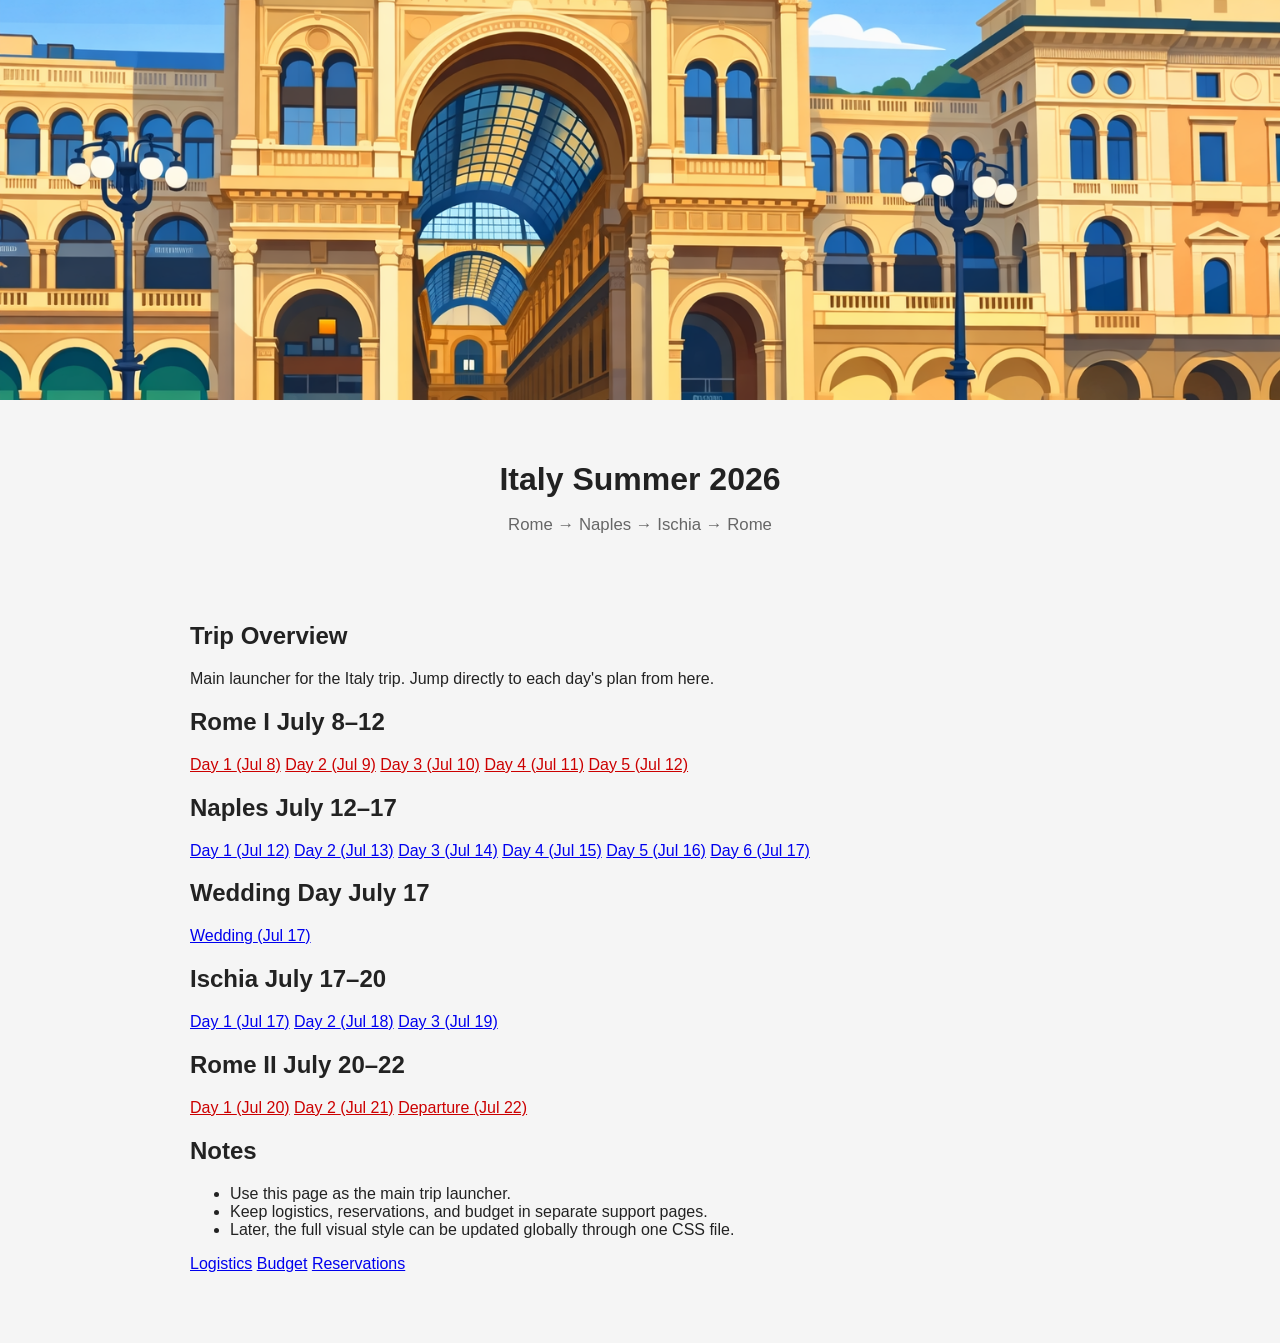
<file: index.html>
<!DOCTYPE html>
<html lang="en">
<head>
  <meta charset="UTF-8">
  <meta name="viewport" content="width=device-width, initial-scale=1.0">
  <title>Italy Summer 2026</title>
  <link rel="stylesheet" href="style.css">
</head>
<body>
  <header class="hero">
    <img src="milan.png" alt="Italy" class="hero-image">
    <div class="hero-overlay">
      <div class="hero-content">
        <h1>Italy Summer 2026</h1>
        <p class="hero-subtitle">Rome → Naples → Ischia → Rome</p>
      </div>
    </div>
  </header>

  <main class="container">
    <section class="intro-card">
      <h2>Trip Overview</h2>
      <p>
        Main launcher for the Italy trip. Jump directly to each day's plan from here.
      </p>
    </section>

    <section class="trip-card rome-card">
      <h2 class="trip-title">Rome I <span>July 8–12</span></h2>
      <div class="day-links">
        <a href="rome-day1.html">Day 1 <span>(Jul 8)</span></a>
        <a href="rome-day2.html">Day 2 <span>(Jul 9)</span></a>
        <a href="rome-day3.html">Day 3 <span>(Jul 10)</span></a>
        <a href="rome-day4.html">Day 4 <span>(Jul 11)</span></a>
        <a href="rome-day5.html">Day 5 <span>(Jul 12)</span></a>
      </div>
    </section>

    <section class="trip-card">
      <h2 class="trip-title">Naples <span>July 12–17</span></h2>
      <div class="day-links">
        <a href="naples-day1.html">Day 1 <span>(Jul 12)</span></a>
        <a href="naples-day2.html">Day 2 <span>(Jul 13)</span></a>
        <a href="naples-day3.html">Day 3 <span>(Jul 14)</span></a>
        <a href="naples-day4.html">Day 4 <span>(Jul 15)</span></a>
        <a href="naples-day5.html">Day 5 <span>(Jul 16)</span></a>
        <a href="naples-day6.html">Day 6 <span>(Jul 17)</span></a>
      </div>
    </section>

    <section class="trip-card wedding-card">
      <h2 class="trip-title">Wedding Day <span>July 17</span></h2>
      <div class="day-links">
        <a href="wedding-day.html">Wedding <span>(Jul 17)</span></a>
      </div>
    </section>

    <section class="trip-card">
      <h2 class="trip-title">Ischia <span>July 17–20</span></h2>
      <div class="day-links">
        <a href="ischia-day1.html">Day 1 <span>(Jul 17)</span></a>
        <a href="ischia-day2.html">Day 2 <span>(Jul 18)</span></a>
        <a href="ischia-day3.html">Day 3 <span>(Jul 19)</span></a>
      </div>
    </section>

    <section class="trip-card rome-card">
      <h2 class="trip-title">Rome II <span>July 20–22</span></h2>
      <div class="day-links">
        <a href="rome2-day1.html">Day 1 <span>(Jul 20)</span></a>
        <a href="rome2-day2.html">Day 2 <span>(Jul 21)</span></a>
        <a href="rome2-day3.html">Departure <span>(Jul 22)</span></a>
      </div>
    </section>

    <section class="notes-card">
      <h2>Notes</h2>
      <ul>
        <li>Use this page as the main trip launcher.</li>
        <li>Keep logistics, reservations, and budget in separate support pages.</li>
        <li>Later, the full visual style can be updated globally through one CSS file.</li>
      </ul>
    </section>

    <section class="quick-links-card">
      <div class="quick-links">
        <a href="logistics.html" class="utility-button">Logistics</a>
        <a href="budget.html" class="utility-button">Budget</a>
        <a href="reservations.html" class="utility-button">Reservations</a>
      </div>
    </section>
  </main>
</body>
</html>
</file>
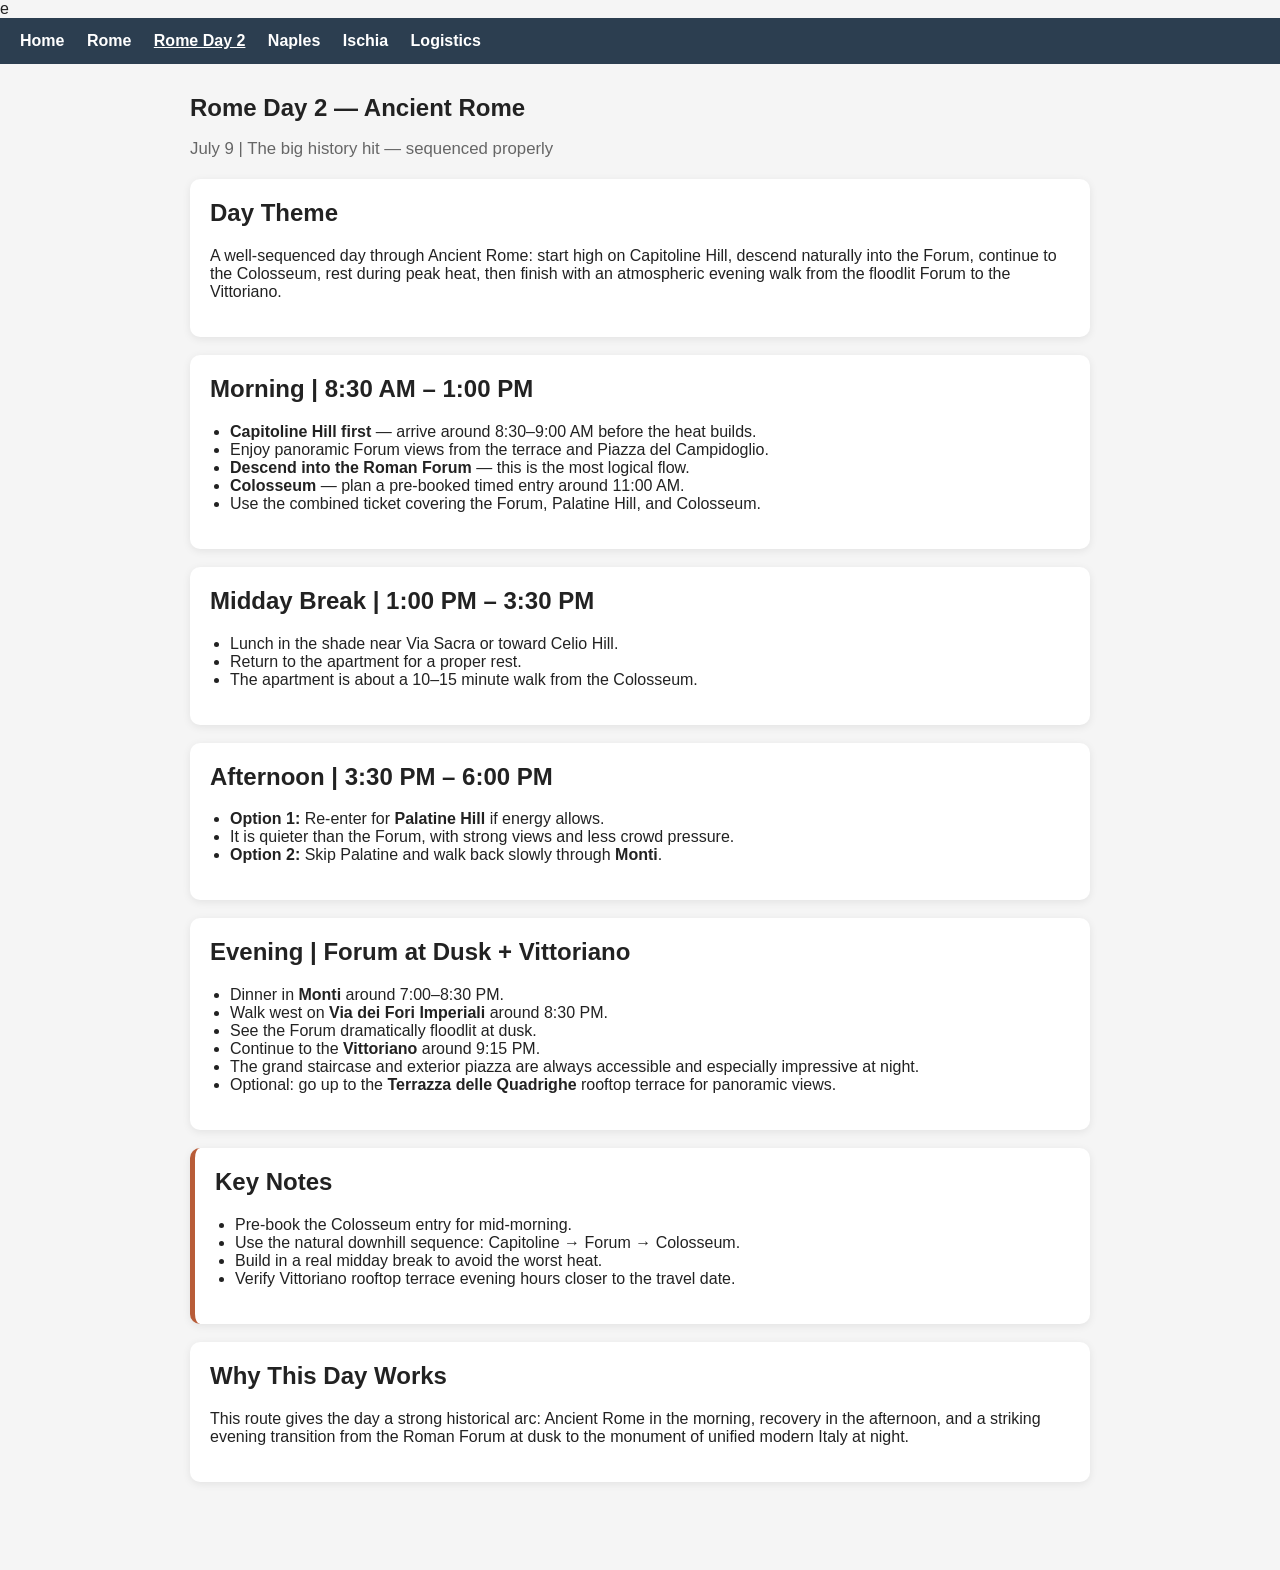
<file: rome-day2.html>
<!DOCTYPE html>
<html lang="en">
<head>
  <meta charset="UTF-8">
  <meta name="viewport" content="width=device-width, initial-scale=1.0">
  <title>Rome Day 2 | Ancient Rome</title>
  <link rel="stylesheet" href="style.css">
</head>e
<body>
  <header>
    <nav class="navbar">
      <a href="index.html">Home</a>
      <a href="rome.html">Rome</a>
      <a href="rome-day2.html" class="active">Rome Day 2</a>
      <a href="naples.html">Naples</a>
      <a href="ischia.html">Ischia</a>
      <a href="logistics.html">Logistics</a>
    </nav>
  </header>

  <main class="container">
    <section class="hero">
      <h1>Rome Day 2 — Ancient Rome</h1>
      <p class="subtitle">July 9 | The big history hit — sequenced properly</p>
    </section>

    <section class="card">
      <h2>Day Theme</h2>
      <p>
        A well-sequenced day through Ancient Rome: start high on Capitoline Hill,
        descend naturally into the Forum, continue to the Colosseum, rest during
        peak heat, then finish with an atmospheric evening walk from the floodlit
        Forum to the Vittoriano.
      </p>
    </section>

    <section class="card">
      <h2>Morning | 8:30 AM – 1:00 PM</h2>
      <ul>
        <li><strong>Capitoline Hill first</strong> — arrive around 8:30–9:00 AM before the heat builds.</li>
        <li>Enjoy panoramic Forum views from the terrace and Piazza del Campidoglio.</li>
        <li><strong>Descend into the Roman Forum</strong> — this is the most logical flow.</li>
        <li><strong>Colosseum</strong> — plan a pre-booked timed entry around 11:00 AM.</li>
        <li>Use the combined ticket covering the Forum, Palatine Hill, and Colosseum.</li>
      </ul>
    </section>

    <section class="card">
      <h2>Midday Break | 1:00 PM – 3:30 PM</h2>
      <ul>
        <li>Lunch in the shade near Via Sacra or toward Celio Hill.</li>
        <li>Return to the apartment for a proper rest.</li>
        <li>The apartment is about a 10–15 minute walk from the Colosseum.</li>
      </ul>
    </section>

    <section class="card">
      <h2>Afternoon | 3:30 PM – 6:00 PM</h2>
      <ul>
        <li><strong>Option 1:</strong> Re-enter for <strong>Palatine Hill</strong> if energy allows.</li>
        <li>It is quieter than the Forum, with strong views and less crowd pressure.</li>
        <li><strong>Option 2:</strong> Skip Palatine and walk back slowly through <strong>Monti</strong>.</li>
      </ul>
    </section>

    <section class="card">
      <h2>Evening | Forum at Dusk + Vittoriano</h2>
      <ul>
        <li>Dinner in <strong>Monti</strong> around 7:00–8:30 PM.</li>
        <li>Walk west on <strong>Via dei Fori Imperiali</strong> around 8:30 PM.</li>
        <li>See the Forum dramatically floodlit at dusk.</li>
        <li>Continue to the <strong>Vittoriano</strong> around 9:15 PM.</li>
        <li>The grand staircase and exterior piazza are always accessible and especially impressive at night.</li>
        <li>Optional: go up to the <strong>Terrazza delle Quadrighe</strong> rooftop terrace for panoramic views.</li>
      </ul>
    </section>

    <section class="card note">
      <h2>Key Notes</h2>
      <ul>
        <li>Pre-book the Colosseum entry for mid-morning.</li>
        <li>Use the natural downhill sequence: Capitoline → Forum → Colosseum.</li>
        <li>Build in a real midday break to avoid the worst heat.</li>
        <li>Verify Vittoriano rooftop terrace evening hours closer to the travel date.</li>
      </ul>
    </section>

    <section class="card">
      <h2>Why This Day Works</h2>
      <p>
        This route gives the day a strong historical arc: Ancient Rome in the morning,
        recovery in the afternoon, and a striking evening transition from the Roman
        Forum at dusk to the monument of unified modern Italy at night.
      </p>
    </section>
  </main>
</body>
</html>
</file>
<file: style.css>
body {
  font-family: Arial, sans-serif;
  margin: 0;
  background-color: #f5f5f5;
  color: #222;
}

.navbar {
  background-color: #2c3e50;
  padding: 14px 20px;
}

.navbar a {
  color: white;
  text-decoration: none;
  margin-right: 18px;
  font-weight: bold;
}

.navbar a.active {
  text-decoration: underline;
}

.container {
  max-width: 900px;
  margin: 30px auto;
  padding: 0 20px 40px;
}

.hero {
  margin-bottom: 20px;
}

.hero-image {
  width: 100%;
  display: block;
  max-height: 400px;
  object-fit: cover;
}

.hero-overlay {
  display: flex;
  justify-content: center;
  align-items: center;
  padding: 40px 20px;
}

.hero-content {
  text-align: center;
}

.hero h1 {
  margin-bottom: 8px;
}

.hero-subtitle {
  color: #666;
  font-size: 1.05rem;
}

.subtitle {
  color: #666;
  font-size: 1.05rem;
}

.card {
  background: white;
  padding: 20px;
  margin-bottom: 18px;
  border-radius: 10px;
  box-shadow: 0 2px 8px rgba(0, 0, 0, 0.08);
}

.card h2 {
  margin-top: 0;
}

.card ul {
  padding-left: 20px;
}

.note {
  border-left: 5px solid #b85c38;
}

.rome-card .day-links a {
  color: #cc0000;
}
</file>
